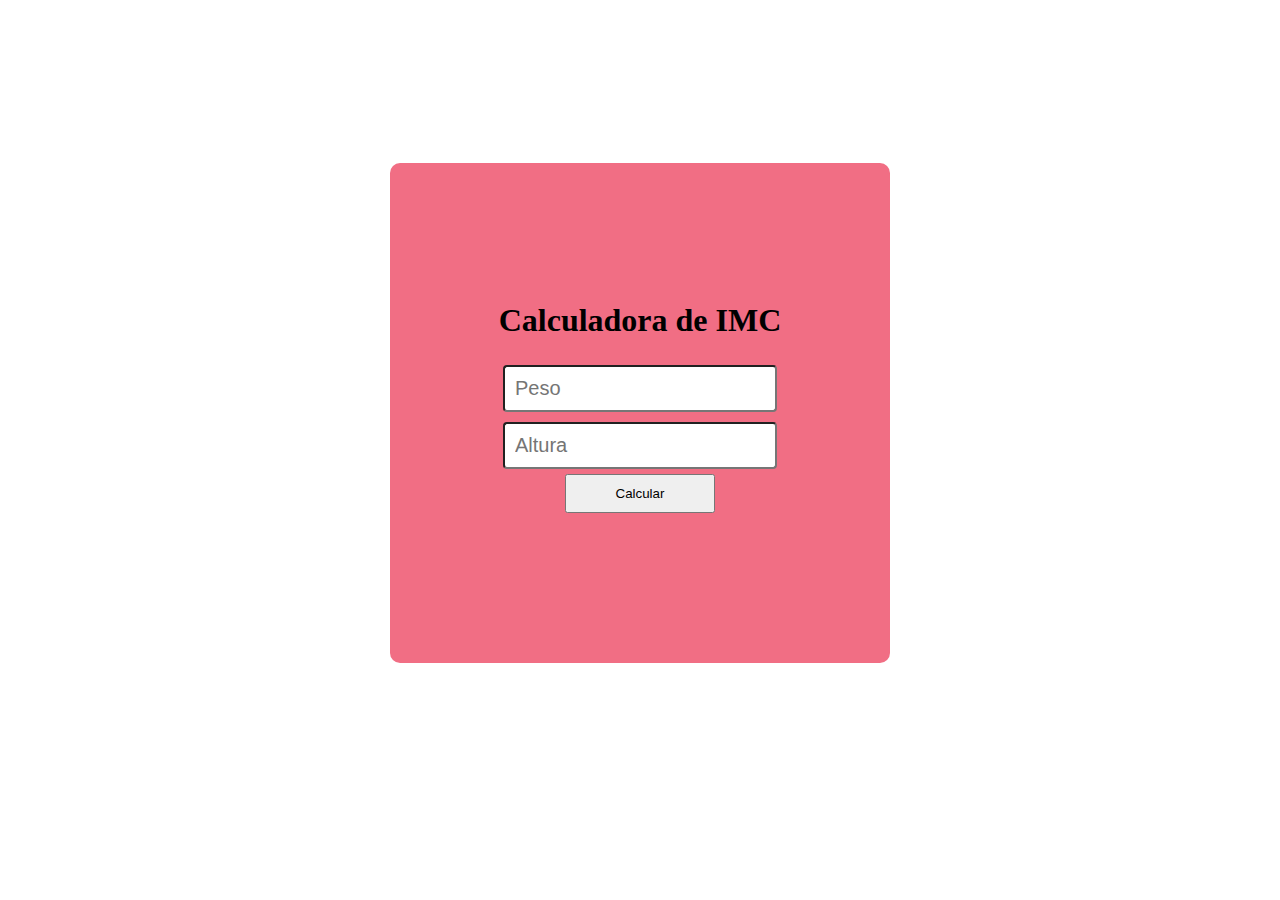
<file: assec/Calculadora_de_IMC/index.html>
<!DOCTYPE html>
<html lang="en">

<head>
    <meta charset="UTF-8">
    <meta name="viewport" content="width=device-width, initial-scale=1.0">
    <title>Calculadora de IMC</title>
    <!-- link de CSS -->
    <link rel="stylesheet" href="./style.css">
</head>

<body>
    <div id="container">
        <h1>Calculadora de IMC</h1>
        <input type="number" placeholder="Peso" id="peso">
        <input type="number" placeholder="Altura" id="altura">
        <button onclick="calcular()">Calcular</button>
        <p id="resultado"></p>
    </div>


    <!-- link do JAVASCRIPT -->
    <script src="./script.js"></script>
</body>

</html>
</file>
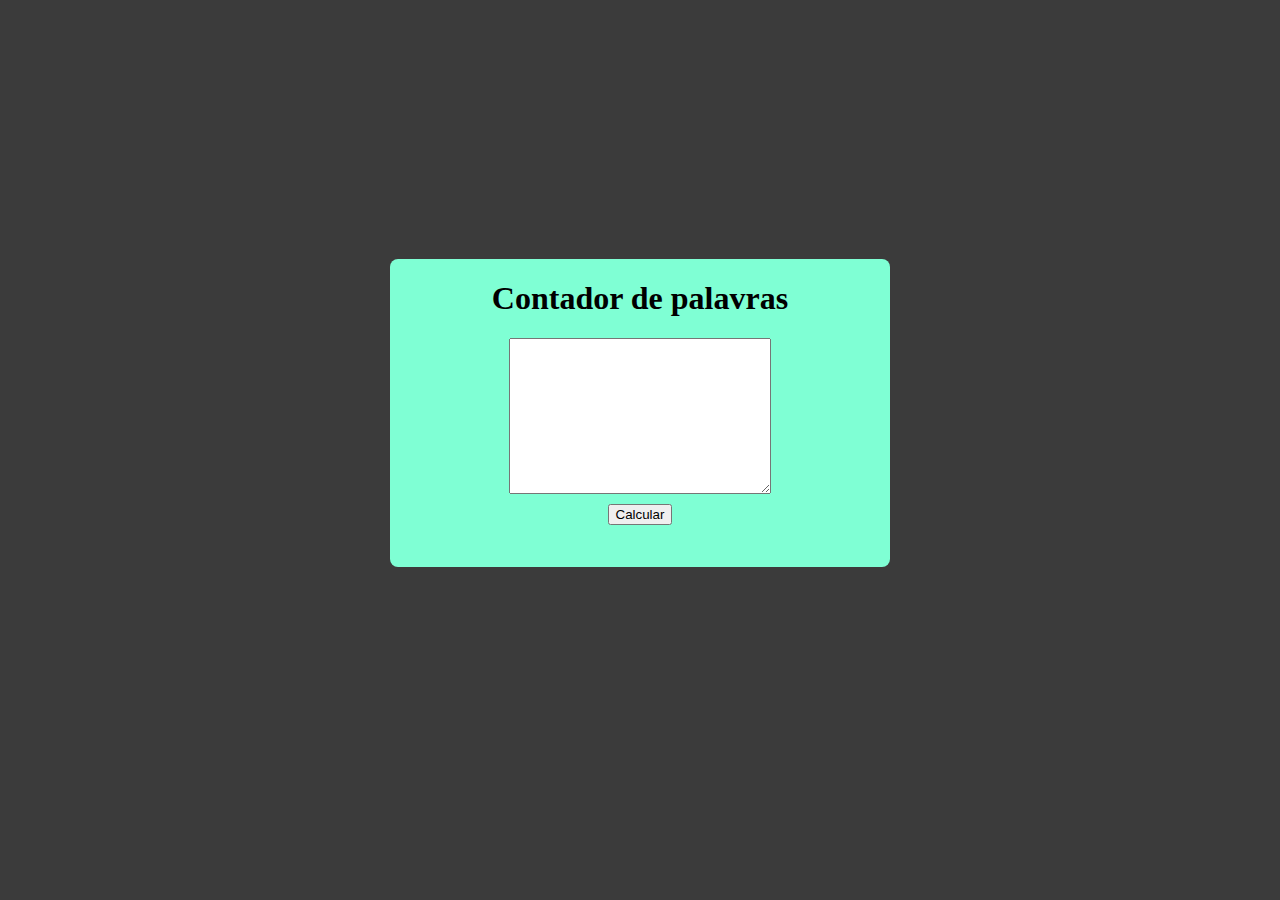
<file: assec/Contador_de_Palavras/index.html>
<!DOCTYPE html>
<html lang="en">
<head>
    <meta charset="UTF-8">
    <meta name="viewport" content="width=device-width, initial-scale=1.0">
    <link rel="stylesheet" href="./style.css">
    <title>Contador de palavras</title>
</head>
<body>

    <div id="container">
        <h1>Contador de palavras</h1>
        <textarea id="textarea" cols="30" rows="10"></textarea>
        <button onclick="calcular()">Calcular</button>
        <p id="resultado"></p>
    
    </div>



    <script src="./script.js"></script>
</body>
</html>
</file>
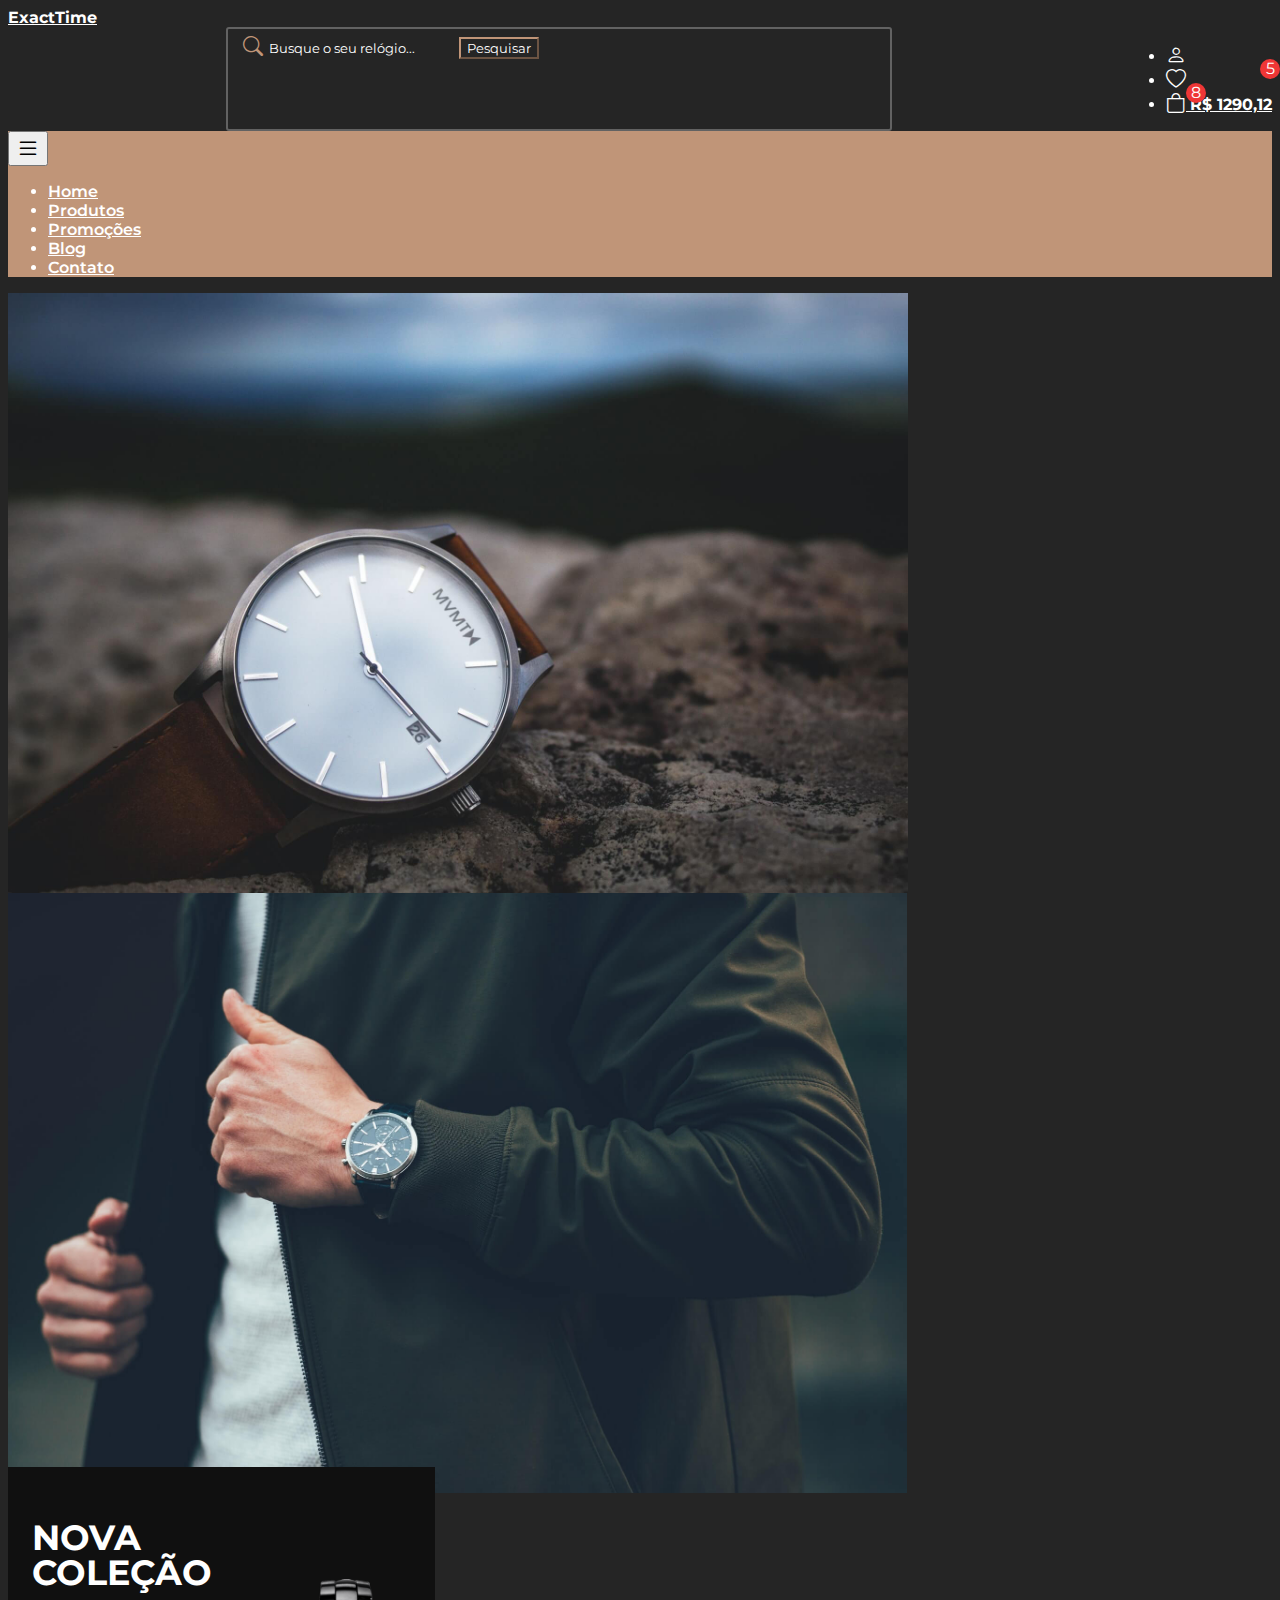
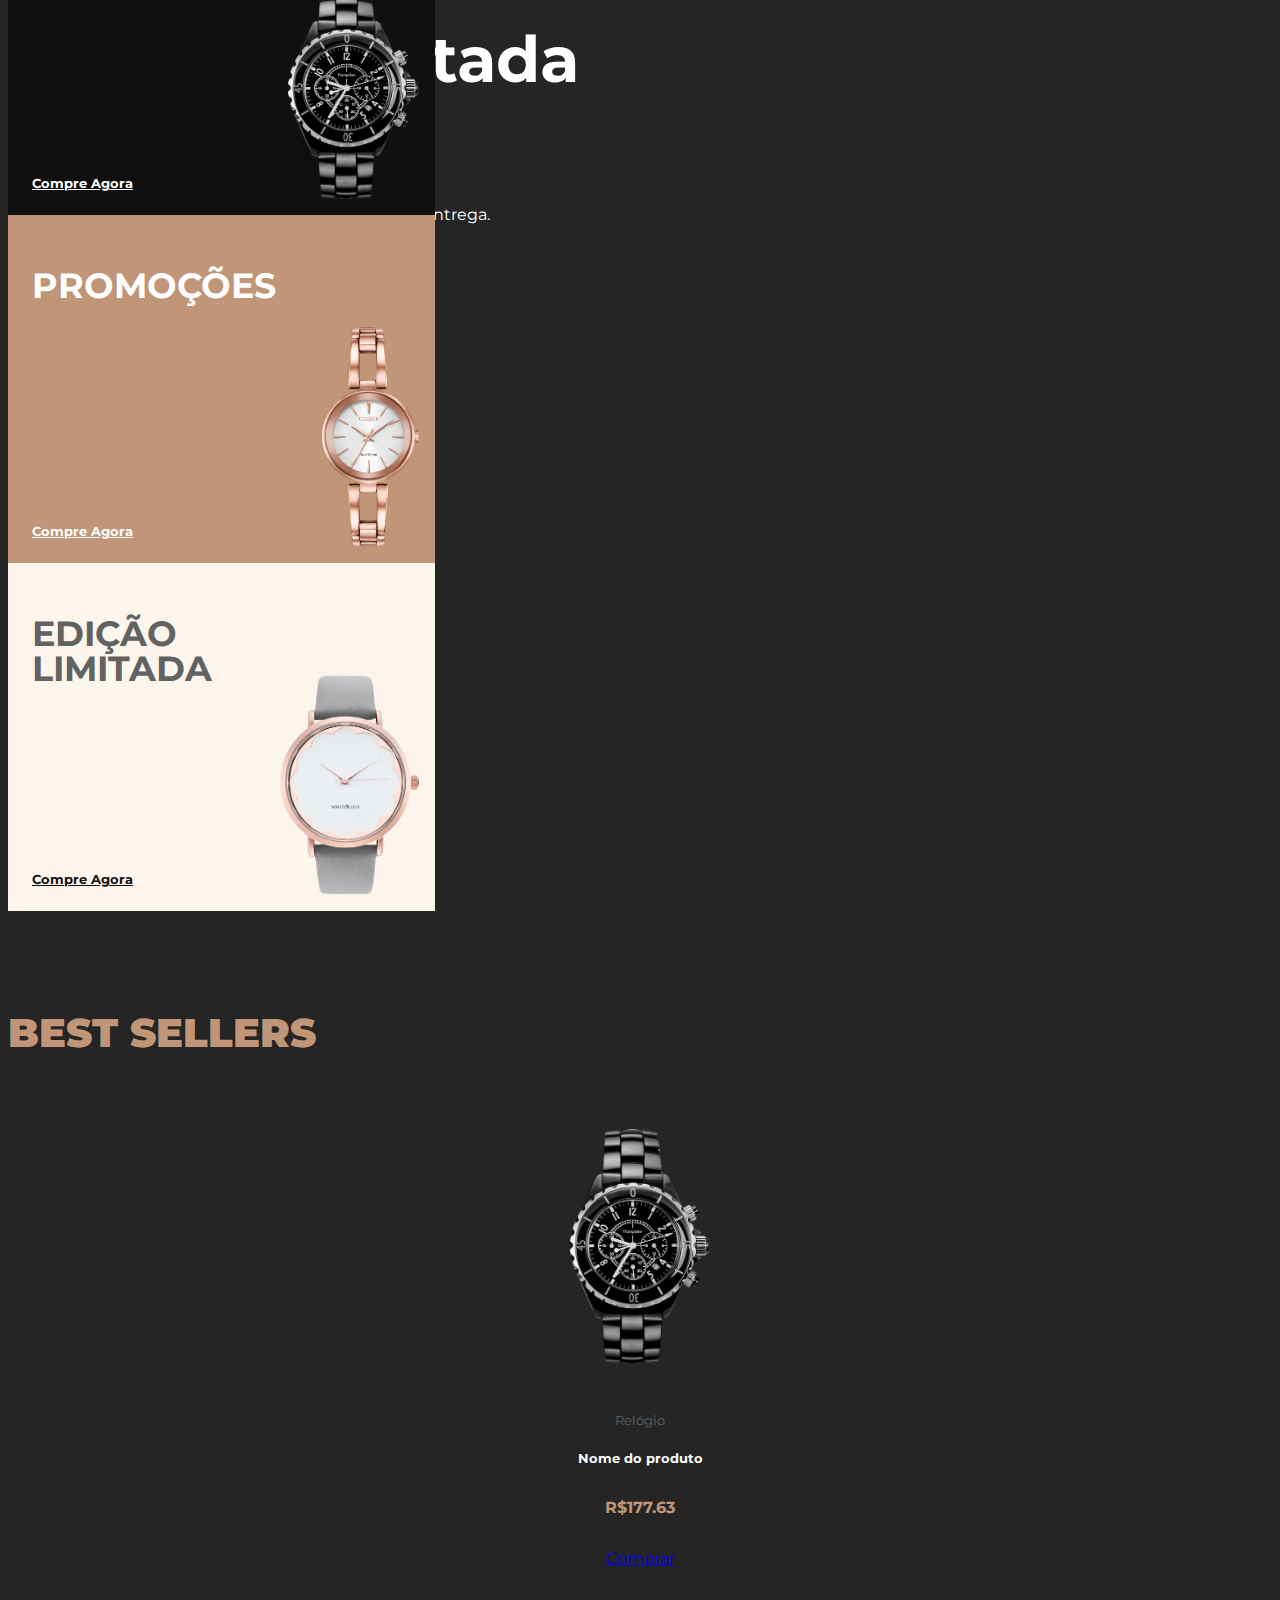
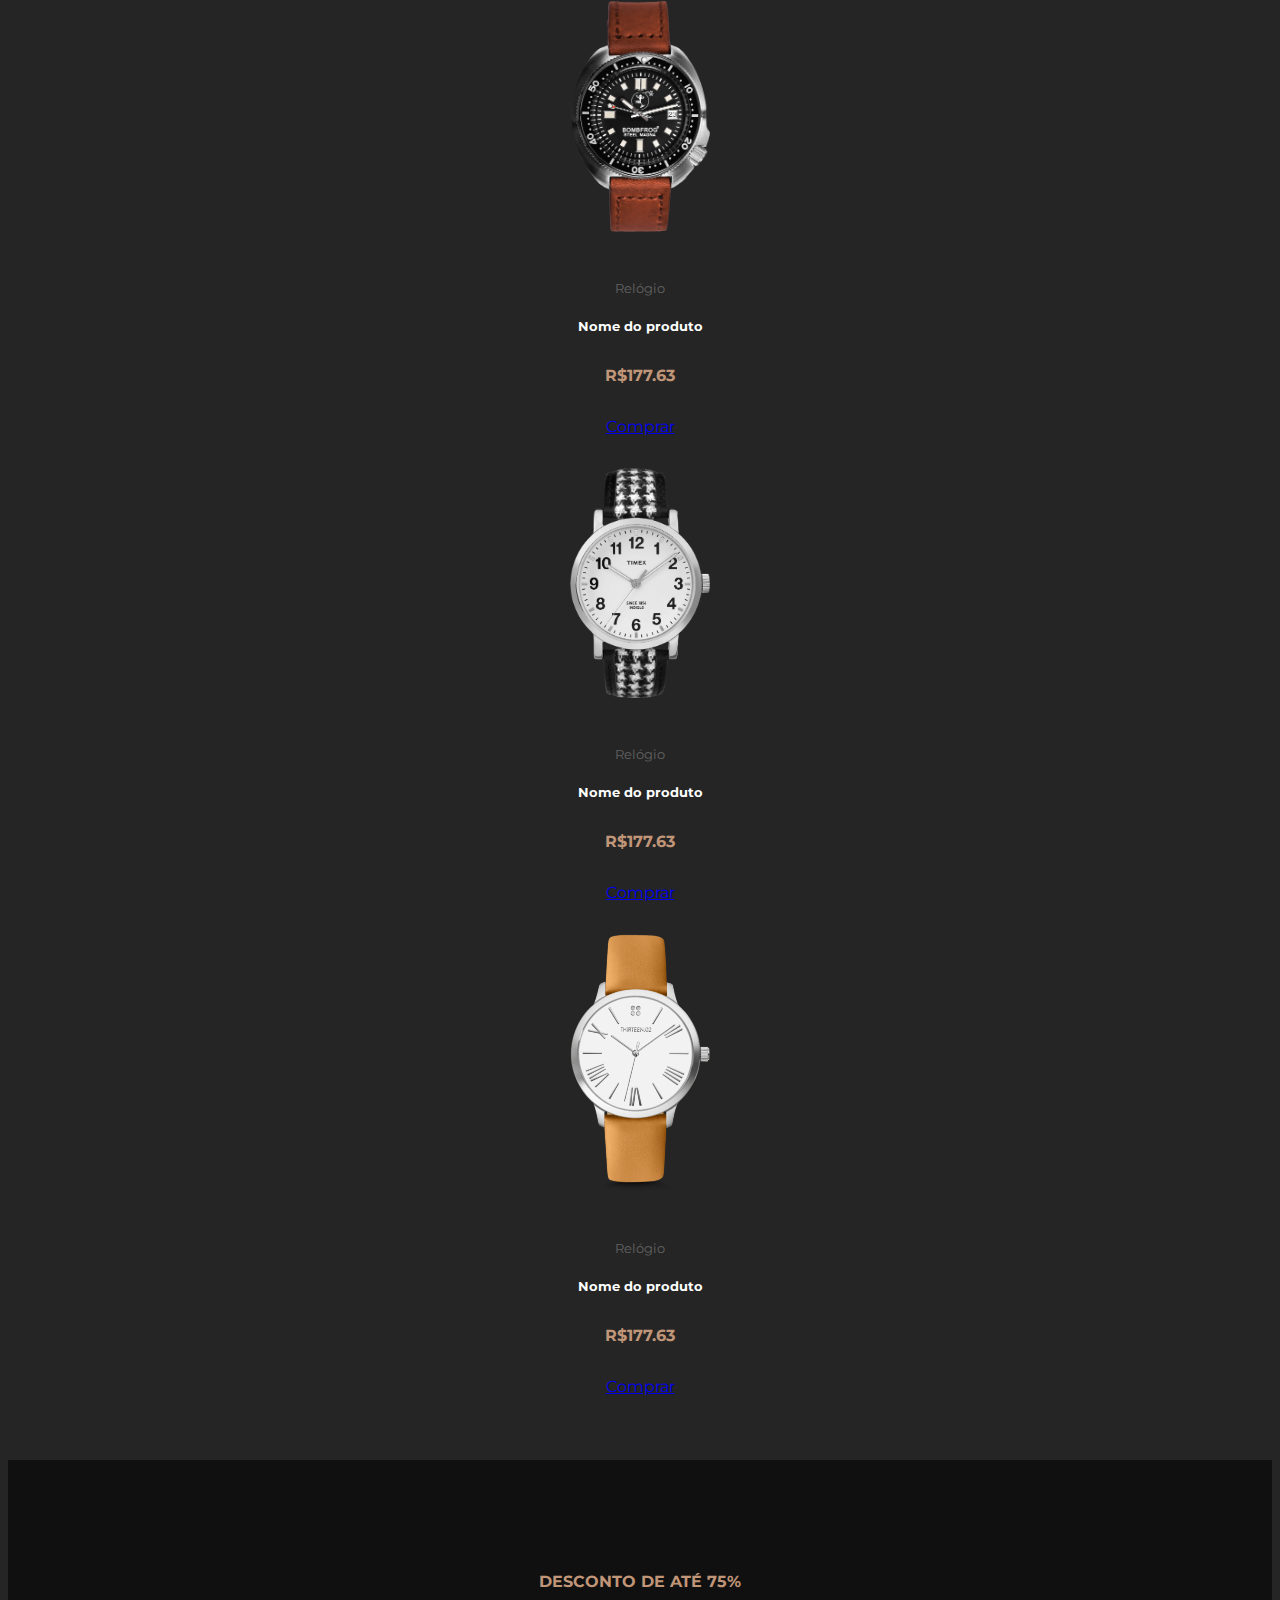
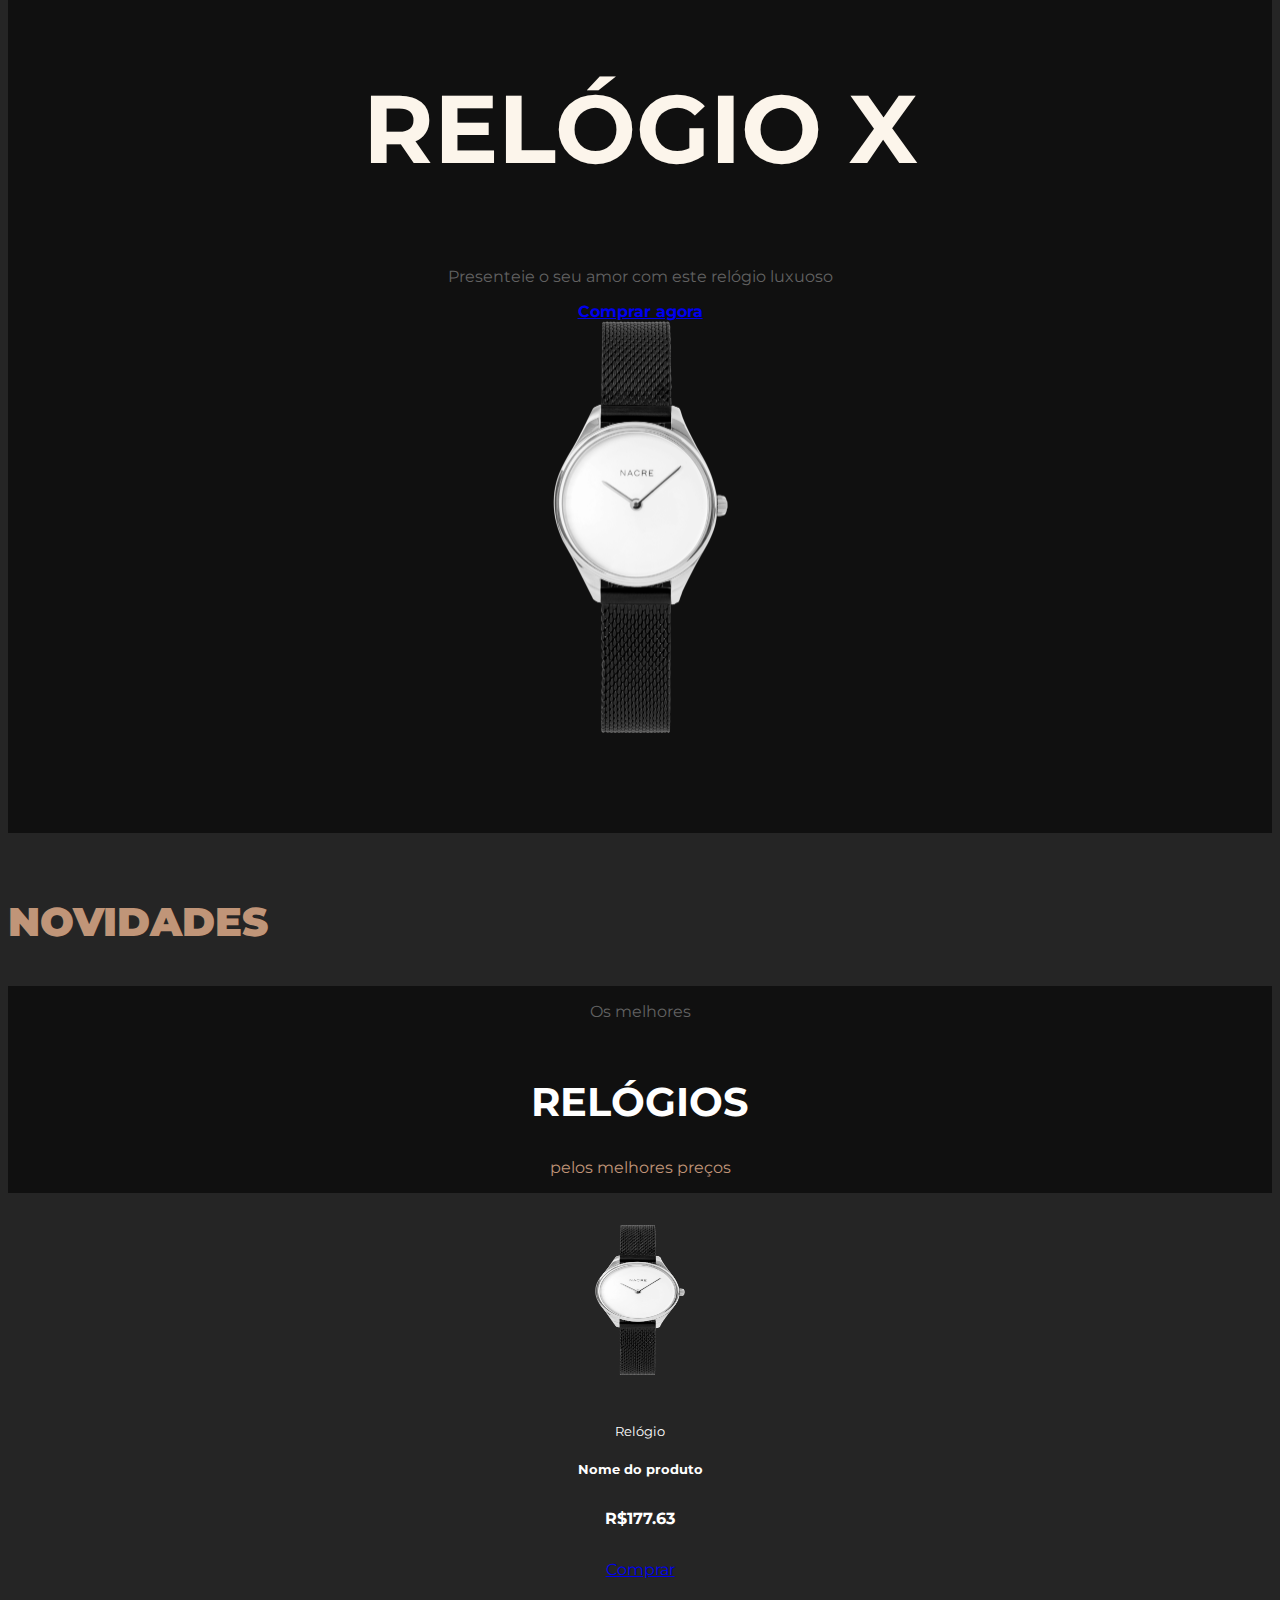
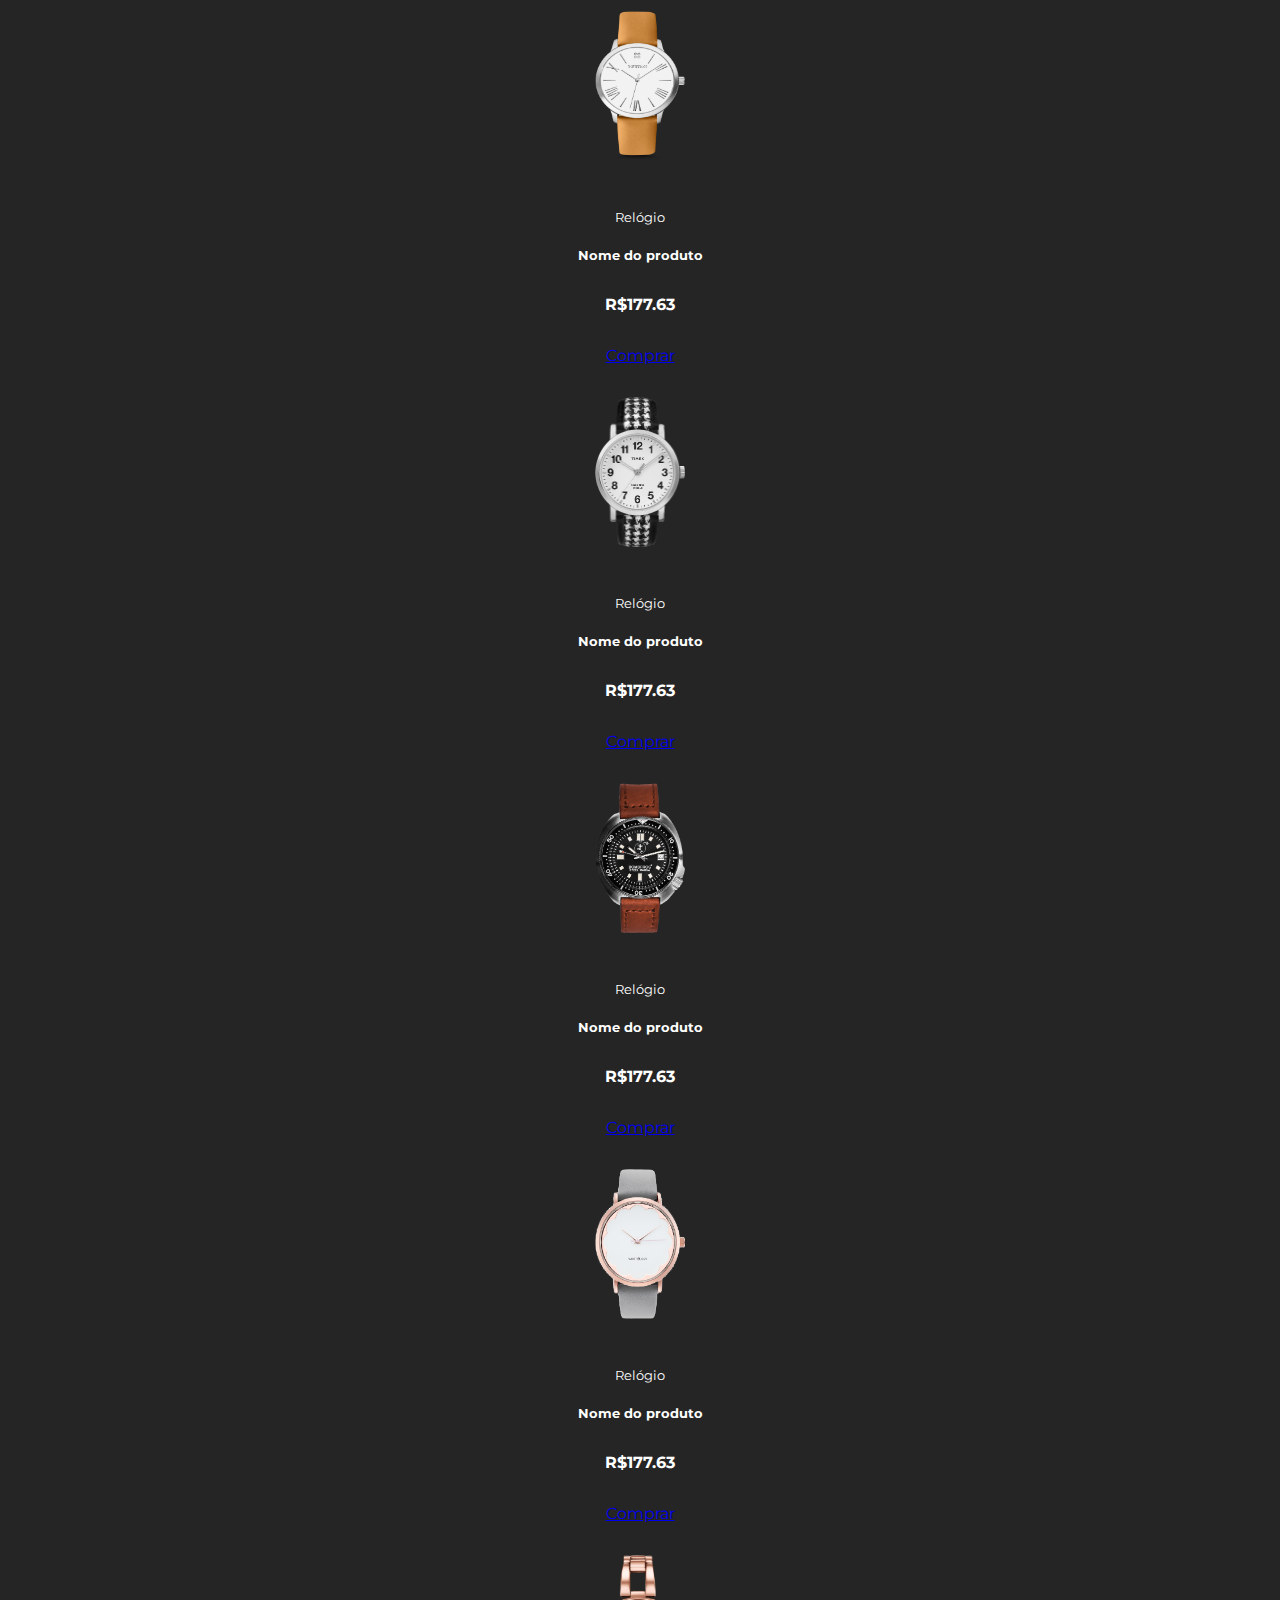
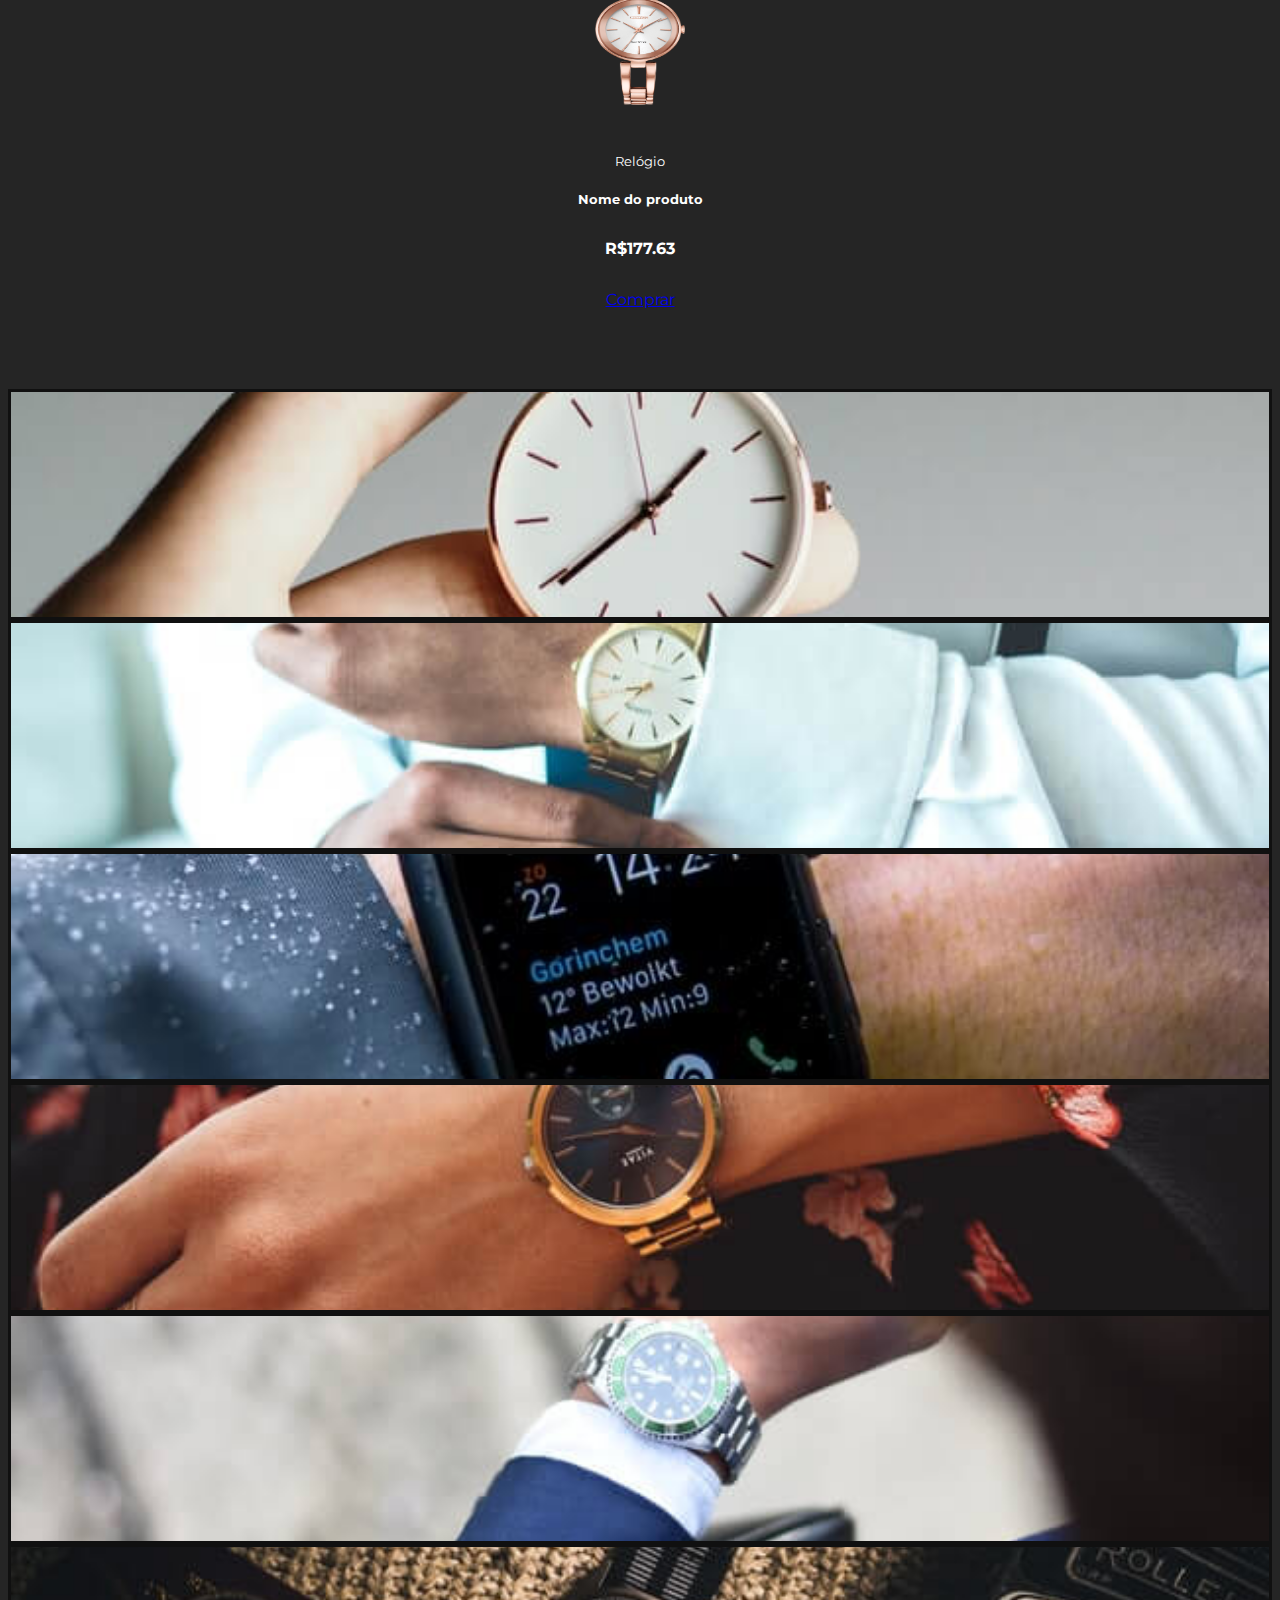
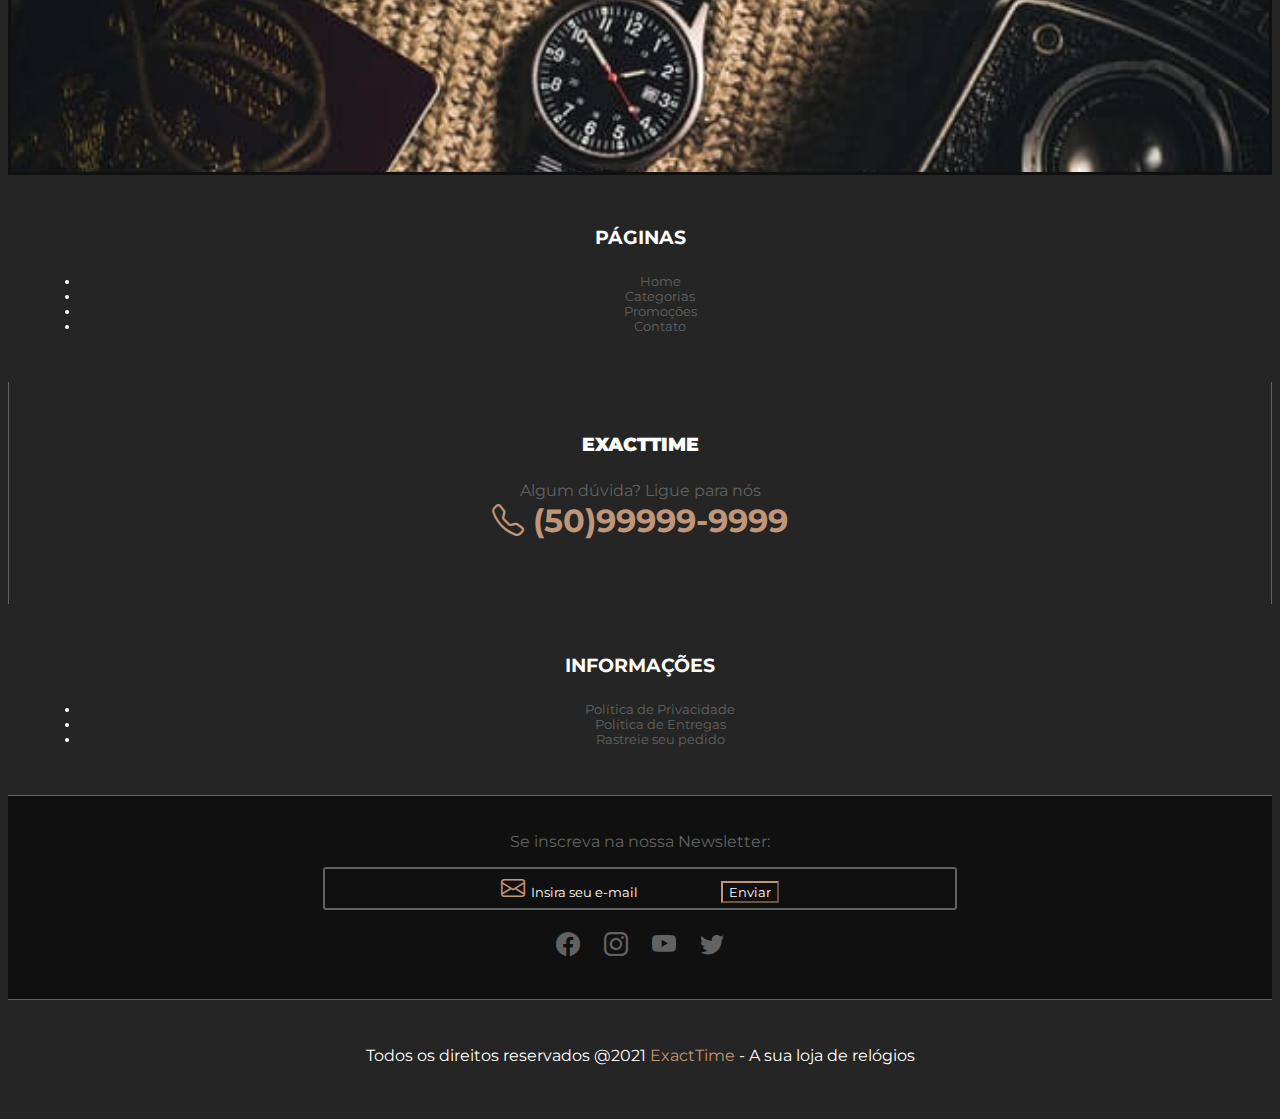
<file: assec/e-commerc/index.html>
<!DOCTYPE html>
<html lang="en">
<head>
  <meta charset="UTF-8">
  <meta http-equiv="X-UA-Compatible" content="IE=edge">
  <meta name="viewport" content="width=device-width, initial-scale=1.0">
  <!-- Fav icon -->
  <link rel="shortcut icon" href="img/favicon.ico" type="image/x-icon">
  <title>ExactTime</title>
  <!-- Google fonts -->
  <link rel="preconnect" href="https://fonts.googleapis.com">
  <link rel="preconnect" href="https://fonts.gstatic.com" crossorigin>
  <link href="https://fonts.googleapis.com/css2?family=Montserrat:ital,wght@0,100;0,200;0,300;0,400;0,500;0,600;0,700;0,800;0,900;1,100;1,200;1,300;1,400;1,500;1,600;1,700;1,800;1,900&display=swap" rel="stylesheet">
  <!-- Bootstrap -->
  <link href="https://cdn.jsdelivr.net/npm/bootstrap@5.0.1/dist/css/bootstrap.min.css" rel="stylesheet" integrity="sha384-+0n0xVW2eSR5OomGNYDnhzAbDsOXxcvSN1TPprVMTNDbiYZCxYbOOl7+AMvyTG2x" crossorigin="anonymous">
  <!-- Ícones -->
  <link rel="stylesheet" href="https://cdn.jsdelivr.net/npm/bootstrap-icons@1.5.0/font/bootstrap-icons.css">
  <!-- CSS -->
  <link rel="stylesheet" href="css/styles.css">
  <!-- Bootstrap JS -->
  <script src="https://cdn.jsdelivr.net/npm/bootstrap@5.0.2/dist/js/bootstrap.bundle.min.js" integrity="sha384-MrcW6ZMFYlzcLA8Nl+NtUVF0sA7MsXsP1UyJoMp4YLEuNSfAP+JcXn/tWtIaxVXM" crossorigin="anonymous"></script>
</head>
<body>
  <!-- NAVBAR -->
  <nav class="navbar navbar-expand-lg primary-bg-color py-4 px-2" id="navbar">
    <div class="container">
      <a class="navbar-brand" href="#">ExactTime</a>
      <div id="navbar-items">
        <div></div>
        <form class="d-flex" id="search-form">
          <i class="bi bi-search primary-color"></i>
          <input class="form-control me-2" type="search" placeholder="Busque o seu relógio..." aria-label="Search">
          <button class="btn secondary-bg-color" type="submit">Pesquisar</button>
        </form>
        <ul class="navbar-nav mb-2 mb-lg-0">
          <li class="nav-item">
            <a class="nav-link" href="#">
              <i class="bi bi-person"></i>
            </a>
          </li>
          <li class="nav-item">
            <a class="nav-link" href="#">
              <i class="bi bi-heart"></i>
            </a>
            <span class="qty-info">5</span>
          </li>
          <li class="nav-item" id="bag-item">
            <a class="nav-link" href="#">
              <i class="bi bi-bag"></i>
              <b>R$ 1290,12</b>
            </a>
            <span class="qty-info">8</span>
          </li>
        </ul>
      </div>
    </div>
  </nav>
  <nav class="navbar navbar-expand-lg secondary-bg-color p-2" id="bottom-navbar-container">
    <div class="container">
      <button class="navbar-toggler" type="button" data-bs-toggle="collapse" data-bs-target="#bottom-navbar" aria-controls="bottom-navbar" aria-expanded="false" aria-label="Toggle navigation">
        <i class="bi bi-list"></i>
      </button>
      <ul class="navbar-nav mb-2 mb-lg-0 collapse navbar-collapse" id="bottom-navbar">
        <li class="nav-item">
          <a class="nav-link" href="#">
            Home
          </a>
        </li>
        <li class="nav-item">
          <a class="nav-link" href="#">
            Produtos
          </a>
        </li>
        <li class="nav-item">
          <a class="nav-link" href="#">
            Promoções
          </a>
        </li>
        <li class="nav-item">
          <a class="nav-link" href="#">
            Blog
          </a>
        </li>
        <li class="nav-item">
          <a class="nav-link" href="#">
            Contato
          </a>
        </li>
      </ul>
    </div>
  </nav>
  <!-- FIM NAVBAR -->
  <!-- BANNERS -->
  <div class="container" id="banners-container">
    <div id="slider" class="carousel slide" data-bs-ride="carousel">
      <div class="carousel-inner">
        <div class="carousel-item active">
          <img src="img/banner1.jpg" class="d-block w-100 img-fluid" alt="...">
          <div class="carousel-caption primary-bg-color">
            <h5>Relógios de luxo</h5>
            <p>Para você estar pronto em qualquer situação.</p>
          </div>
        </div>
        <div class="carousel-item">
          <img src="img/banner3.jpg" class="d-block w-100 img-fluid" alt="...">
          <div class="carousel-caption primary-bg-color">
            <h5>Linha Importada</h5>
            <p>Conheça os melhores relógios suiços, com pronta entrega.</p>
          </div>
        </div>
      </div>
      <button class="carousel-control-prev" type="button" data-bs-target="#slider" data-bs-slide="prev">
        <span class="carousel-control-prev-icon" aria-hidden="true"></span>
        <span class="visually-hidden">Previous</span>
      </button>
      <button class="carousel-control-next" type="button" data-bs-target="#slider" data-bs-slide="next">
        <span class="carousel-control-next-icon" aria-hidden="true"></span>
        <span class="visually-hidden">Next</span>
      </button>
    </div>
    <!-- MINI BANNERS -->
    <div class="container" id="mini-banners">
      <div class="row justify-content-around">
        <div class="col-12 dark-bg-color" id="mini-banner-1">
          <h2>Nova Coleção</h2>
          <img src="img/relogio1.png" alt="Relógio 1">
          <a href="#">Compre Agora</a>
        </div>
        <div class="col-12 secondary-bg-color" id="mini-banner-2">
          <h2>Promoções</h2>
          <img src="img/relogio2.png" alt="Relógio 1">
          <a href="#">Compre Agora</a>
        </div>
        <div class="col-12 light-bg-color" id="mini-banner-3">
          <h2 class="secondary-color">Edição Limitada</h2>
          <a href="#">Compre Agora</a>
          <img src="img/relogio3.png" alt="Relógio 1">
        </div>
      </div>
    </div>
  </div>
  <!-- BEST SELLERS -->
  <div class="container" id="best-sellers">
    <h2 class="title primary-color">Best Sellers</h2>
    <div class="row">
      <div class="col-12 col-md-3">
        <div class="card primary-bg-color">
          <img src="img/relogio1.png" class="card-img-top img-fluid" alt="Relógio">
          <div class="card-body">
            <p class="card-category secondary-color">Relógio</p>
            <h5 class="card-title">Nome do produto</h5>
            <p class="card-text primary-color">R$177.63</p>
            <a href="#" class="btn btn-primary">Comprar</a>
          </div>
        </div>
      </div>
      <div class="col-12 col-md-3">
        <div class="card primary-bg-color">
          <img src="img/relogio4.png" class="card-img-top img-fluid" alt="Relógio">
          <div class="card-body">
            <p class="card-category secondary-color">Relógio</p>
            <h5 class="card-title">Nome do produto</h5>
            <p class="card-text primary-color">R$177.63</p>
            <a href="#" class="btn btn-primary">Comprar</a>
          </div>
        </div>
      </div>
      <div class="col-12 col-md-3">
        <div class="card primary-bg-color">
          <img src="img/relogio5.png" class="card-img-top img-fluid" alt="Relógio">
          <div class="card-body">
            <p class="card-category secondary-color">Relógio</p>
            <h5 class="card-title">Nome do produto</h5>
            <p class="card-text primary-color">R$177.63</p>
            <a href="#" class="btn btn-primary">Comprar</a>
          </div>
        </div>
      </div>
      <div class="col-12 col-md-3">
        <div class="card primary-bg-color">
          <img src="img/relogio6.png" class="card-img-top img-fluid" alt="Relógio">
          <div class="card-body">
            <p class="card-category secondary-color">Relógio</p>
            <h5 class="card-title">Nome do produto</h5>
            <p class="card-text primary-color">R$177.63</p>
            <a href="#" class="btn btn-primary">Comprar</a>
          </div>
        </div>
      </div>
    </div>
  </div>
  <!-- BANNER DESTAQUE -->
  <div class="container-fluid" id="bottom-banner">
    <div class="row">
      <div class="col-12 col-md-8">
        <p class="primary-color offer-subtitle">Desconto de até 75%</p>
        <h2 class="light-color">Relógio X</h2>
        <p class="secondary-color">Presenteie o seu amor com este relógio luxuoso</p>
        <a href="#" class="btn btn-primary">Comprar agora</a>
      </div>
      <div class="col-12 col-md-4">
        <img src="img/relogio7.png" alt="Relógio 7">
      </div>
    </div>
  </div>
  <!-- PRODUTOS NOVOS -->
  <div class="container" id="new-products">
    <h2 class="title primary-color">Novidades</h2>
    <div class="row">
      <div class="col-12 col-md-3 d-none d-md-flex" id="new-products-banner">
        <p class="secondary-color">Os melhores</p>
        <h3>Relógios</h3>
        <p class="primary-color">pelos melhores preços</p>
      </div>
      <div class="col-12 col-md-9">
        <div class="row">
          <div class="col-12 col-md-4">
            <div class="card primary-bg-color">
              <img src="img/relogio7.png" class="card-img-top img-fluid" alt="Relógio">
              <div class="card-body">
                <p class="card-category">Relógio</p>
                <h5 class="card-title">Nome do produto</h5>
                <p class="card-text">R$177.63</p>
                <a href="#" class="btn btn-primary">Comprar</a>
              </div>
            </div>
          </div>
          <div class="col-12 col-md-4">
            <div class="card primary-bg-color">
              <img src="img/relogio6.png" class="card-img-top img-fluid" alt="Relógio">
              <div class="card-body">
                <p class="card-category">Relógio</p>
                <h5 class="card-title">Nome do produto</h5>
                <p class="card-text">R$177.63</p>
                <a href="#" class="btn btn-primary">Comprar</a>
              </div>
            </div>
          </div>
          <div class="col-12 col-md-4">
            <div class="card primary-bg-color">
              <img src="img/relogio5.png" class="card-img-top img-fluid" alt="Relógio">
              <div class="card-body">
                <p class="card-category">Relógio</p>
                <h5 class="card-title">Nome do produto</h5>
                <p class="card-text">R$177.63</p>
                <a href="#" class="btn btn-primary">Comprar</a>
              </div>
            </div>
          </div>
          <div class="col-12 col-md-4">
            <div class="card primary-bg-color">
              <img src="img/relogio4.png" class="card-img-top img-fluid" alt="Relógio">
              <div class="card-body">
                <p class="card-category">Relógio</p>
                <h5 class="card-title">Nome do produto</h5>
                <p class="card-text">R$177.63</p>
                <a href="#" class="btn btn-primary">Comprar</a>
              </div>
            </div>
          </div>
          <div class="col-12 col-md-4">
            <div class="card primary-bg-color">
              <img src="img/relogio3.png" class="card-img-top img-fluid" alt="Relógio">
              <div class="card-body">
                <p class="card-category">Relógio</p>
                <h5 class="card-title">Nome do produto</h5>
                <p class="card-text">R$177.63</p>
                <a href="#" class="btn btn-primary">Comprar</a>
              </div>
            </div>
          </div>
          <div class="col-12 col-md-4">
            <div class="card primary-bg-color">
              <img src="img/relogio2.png" class="card-img-top img-fluid" alt="Relógio">
              <div class="card-body">
                <p class="card-category">Relógio</p>
                <h5 class="card-title">Nome do produto</h5>
                <p class="card-text">R$177.63</p>
                <a href="#" class="btn btn-primary">Comprar</a>
              </div>
            </div>
          </div>
        </div>
      </div>
    </div>
  </div>
  <!-- GALLERY -->
  <div class="container-fluid" id="gallery">
    <div class="row">
      <div class="col-6 col-md-2 image-container" id="insta1">
      </div>
      <div class="col-6 col-md-2 image-container" id="insta2">
      </div>
      <div class="col-6 col-md-2 image-container" id="insta3">
      </div>
      <div class="col-6 col-md-2 image-container" id="insta4">
      </div>
      <div class="col-6 col-md-2 image-container" id="insta5">
      </div>
      <div class="col-6 col-md-2 image-container" id="insta6">
      </div>
    </div>
  </div>
  <!-- FOOTER -->
  <footer id="footer">
    <div class="container-fluid" id="footer-links-container">
      <div class="row">
        <div class="col-12 col-md-4 footer-column">
          <h3>Páginas</h3>
          <ul class="list-unstyled">
            <li class="mb-2"><a href="#" class="secondary-color">Home</a></li>
            <li class="mb-2"><a href="#" class="secondary-color">Categorias</a></li>
            <li class="mb-2"><a href="#" class="secondary-color">Promoções</a></li>
            <li class="mb-2"><a href="#" class="secondary-color">Contato</a></li>
          </ul>
        </div>
        <div class="col-12 col-md-4 footer-column" id="footer-center">
          <h3>ExactTime</h3>
          <p class="secondary-color">Algum dúvida? Ligue para nós</p>
          <p class="store-phone"><i class="bi bi-telephone"></i> (50)99999-9999</p>
        </div>
        <div class="col-12 col-md-4 footer-column">
          <h3>Informações</h3>
          <ul class="list-unstyled">
            <li class="mb-2"><a href="#" class="secondary-color">Política de Privacidade</a></li>
            <li class="mb-2"><a href="#" class="secondary-color">Política de Entregas</a></li>
            <li class="mb-2"><a href="#" class="secondary-color">Rastreie seu pedido</a></li>
          </ul>
        </div>
      </div>
    </div>
    <div class="container-fluid" id="newsletter-container">
      <div class="col-12">
        <div class="row">
          <p class="secondary-color">Se inscreva na nossa Newsletter:</p>
          <form class="d-flex" id="news-form">
            <i class="bi bi-envelope primary-color"></i>
            <input class="form-control me-2" placeholder="Insira seu e-mail">
            <button class="btn secondary-bg-color" type="submit">Enviar</button>
          </form>
        </div>
      </div>
      <div class="col-12" id="social-container">
        <i class="bi bi-facebook"></i>
        <i class="bi bi-instagram"></i>
        <i class="bi bi-youtube"></i>
        <i class="bi bi-twitter"></i>
      </div>
    </div>
    <div class="container" id="copy-container">
      <p>Todos os direitos reservados @2021 <span class="primary-color">ExactTime</span> - A sua loja de relógios</p>
    </div>
  </footer>
</body>
</html>
</file>
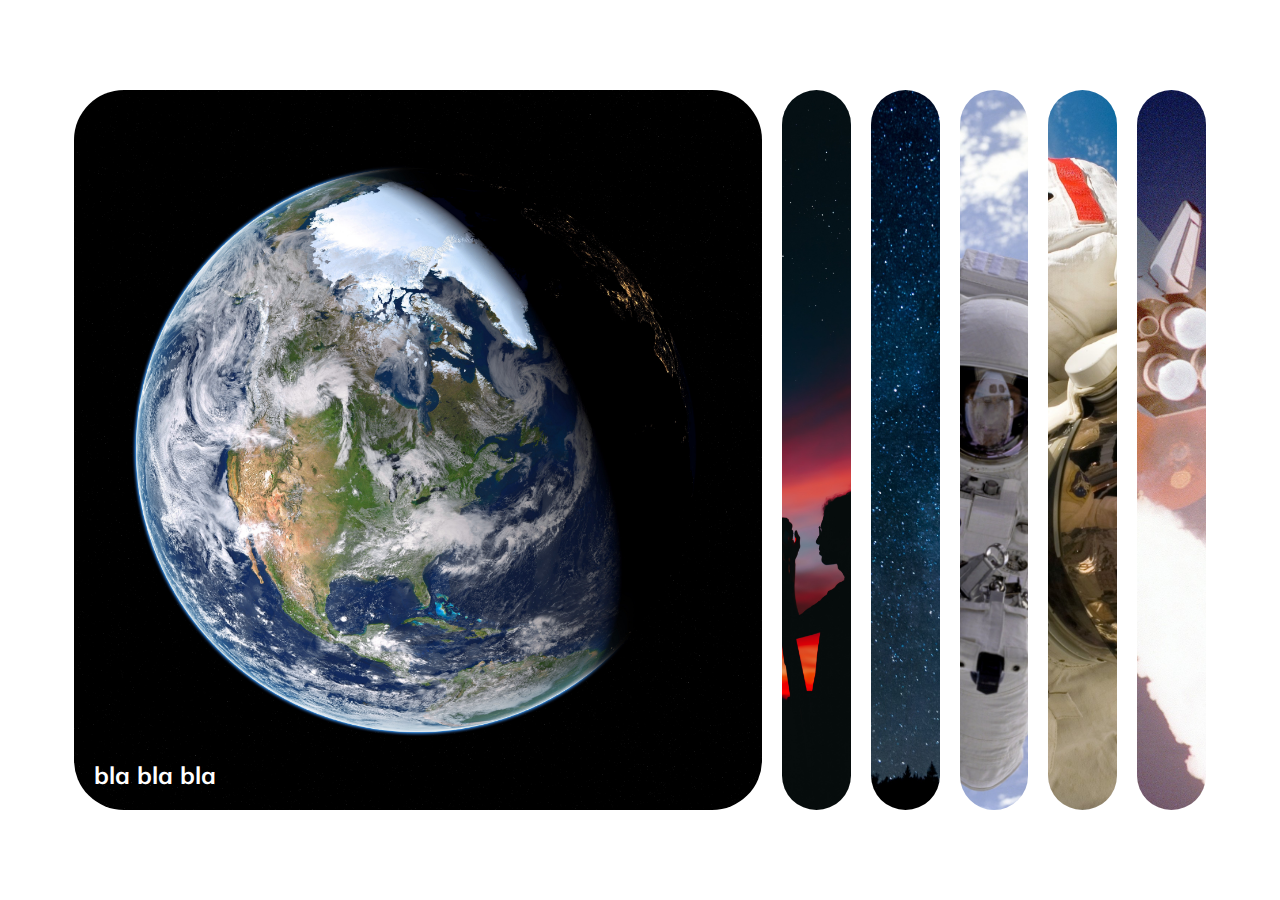
<file: assec/Expanding_Cards/index.html>
<!DOCTYPE html>
<html lang="en">
<head>
    <meta charset="UTF-8">
    <meta name="viewport" content="width=device-width, initial-scale=1.0">
    <link rel="stylesheet" href="./style.css"> 
    <title>Expading Cards</title>
</head>
<body>
    <img href="./img/img (1).jpg">
    <div class="container">
        <div class="panel active" style="background-image: url('./img/img\ \(1\).jpg');">
            <h3>bla bla bla</h3>
        </div>
        <div class="panel" style="background-image: url('./img/img\ \(2\).jpg');">
            <h3>bla bla bla</h3>
        </div>
        <div class="panel" style="background-image: url('./img/img\ \(3\).jpg');">
            <h3>bla bla bla</h3>
        </div>
        <div class="panel" style="background-image: url('./img/img\ \(4\).jpg');">
            <h3>bla bla bla</h3>
        </div>
        <div class="panel" style="background-image: url('./img/img\ \(5\).jpg');">
            <h3>bla bla bla</h3>
        </div>
        <div class="panel" style="background-image: url('./img/img\ \(6\).jpg');">
            <h3>bla bla bla</h3>
        </div>


    </div>

    <script src="./script.js" ></script>
</body>
</html>
</file>
<file: assec/Calculadora_de_IMC/style.css>
body{
    display: flex;
    justify-content: center;
    align-items: center;
    height:90vh;
}

#container{
    display:flex;
    flex-direction: column;
    justify-content: center;
    align-items: center;
    background-color: rgb(241, 110, 132) ;
    width: 500px;
    height:500px;
    border-radius: 10px;
}

input{
    width: 250px;
    padding: 10px;
    font-size: 20px;
    margin: 5px;
    border-radius:4px;
}

button{
    padding:10px;
    width: 150px;
}
</file>
<file: assec/Contador_de_Palavras/style.css>
body{
    background-color: #3b3b3b;
    display : flex;
    align-items: center;
    justify-content: center;
    height: 90vh;
}

#container{
    background-color: aquamarine;
    display: flex;
    flex-direction: column;
    justify-content: center;
    width: 500px;
    align-items: center;
    border-radius: 8px;
}

button {
    margin: 10px;
}
</file>
<file: assec/e-commerc/css/styles.css>
* {
  font-family: 'Montserrat', sans-serif;
}

body {
  background-color: #252525;
  color: #FFF;
}

.primary-bg-color {
  background-color: #252525;
}

.secondary-bg-color {
  background-color: #C09578;
}

.light-bg-color {
  background-color: #FCF5EB
}

.dark-bg-color {
  background-color: #101010;
}

.primary-color {
  color: #C09578;
}

.secondary-color {
  color: #626262;
}

.light-color {
  color: #FCF5EB
}

/* NAVBAR */
#navbar .navbar-nav {
  flex-direction: row;
  justify-content: flex-end;
}

#navbar .navbar-nav li {
  margin-left: 1em;
}

#navbar a,
#navbar button {
  color: #FFF;
}

#navbar li {
  position: relative;
}

#navbar i {
  font-size: 20px;
}

#navbar span {
  position: absolute;
  top: -8px;
  right: -8px;
  width: 20px;
  height: 20px;
  border-radius: 50%;
  background-color: #EF3636;
  text-align: center;
}

#bag-item span {
  left: 20px;
}

.navbar-brand {
  font-weight: 700;
  width: 100%;
  text-align: center;
}

@media(min-width: 768px) {
  .navbar-brand {
    text-align: left;
  }
}

#navbar-items {
  justify-content: space-between;
}

@media(min-width: 768px) {
  #navbar-items {
    display: flex;
    min-width: 80%;
  }
}

#search-form,
#news-form {
  width: 100%;
  margin: 2em 0;
}

@media(min-width: 768px) {
  #search-form,
  #news-form {
    width: 50%;
    margin: 0;
  }
}

#search-form,
#news-form {
  border: 2px solid #626262;
  border-radius: 3px;
  padding: 5px 15px;
}

#search-form input,
#news-form input {
  background-color: transparent;
  border: none;
  color: #FFF;
}

#search-form input:focus,
#news-form input:focus {
  box-shadow: none;
}

#search-form input::placeholder,
#news-form input::placeholder {
  color: #FFF;
}

/* BOTTOM NAVBAR */
#bottom-navbar-container .container {
  justify-content: flex-end;
}

#bottom-navbar-container a {
  color: #FFF;
  font-weight: 600;
}

.navbar-toggler {
  font-size: 1.5em;
}

/* BANNERS */
#banners-container {
  padding: 0;
}

.carousel-caption {
  bottom: 5em;
  padding: 1em;
  left: 12%;
  right: 12%;
}

.carousel-caption h5 {
  font-size: 1.8em;
}

@media(min-width: 768px) {
  #slider .carousel-item,
  #slider img {
    height: 600px;
  }

  .carousel-caption {
    left: 23%;
    right: 23%;
  }

  .carousel-caption h5 {
    font-size: 4em;
  }
}

/* MINI BANNERS */
#mini-banners {
  margin-top: -3em;
  z-index: 10;
}

#mini-banners .col-12 {
  z-index: 1;
  height: 300px;
  padding: 1.5em;
  position: relative;
  display: flex;
  flex-direction: column;
  justify-content: space-between;
}

@media(min-width: 768px) {
  #mini-banners .col-12 {
    max-width: 30%;
  }
}

#mini-banners .col-12 h2 {
  text-transform: uppercase;
  max-width: 50px;
  font-size: 2.2em;
  font-weight: 700;
  line-height: 1em;
}

#mini-banners .col-12 img {
  height: 220px;
  position: absolute;
  right: 1rem;
  bottom: 1rem;
}

#mini-banners .col-12 a {
  font-weight: bold;
  color: #FFF;
  font-size: .8rem;
  transition: .5s;
}

#mini-banners .col-12 a:hover {
  color: #101010;
}

#mini-banners #mini-banner-1 a:hover {
  color: #C09578;
}

#mini-banners #mini-banner-3 a {
  color: #101010;
}

#mini-banners #mini-banner-3 a:hover {
  color: #C09578;
}

/* BEST SELLERS */
#best-sellers {
  padding: 4em 0;
}

#best-sellers .row {
  margin: 0;
}

#best-sellers .col-md-3 {
  padding: 0;
}

.title {
  text-transform: uppercase;
  font-weight: 900;
  font-size: 2.5em;
  margin-bottom: 1em;
  text-align: center;
}

@media(min-width: 768px) {
  .title {
    text-align: left;
  }
}

.card {
  text-align: center;
  border-radius: 0;
}

.card img {
  width: 140px;
  margin: 2em auto;
}

.card .card-category {
  font-size: .8rem;
}

.card .card-text {
  margin: 2em 0;
  font-weight: bold;
}

.btn {
  background-color: transparent;
  border-color: #C09578;
}

.btn:hover {
  background-color: #C09578;
  border-color: #C09578;
}

/* BOTTOM BANNER */
#bottom-banner {
  background-color: #101010; 
  padding: 6em;
  margin-bottom: 4em;
  text-align: center;
}

#bottom-banner .offer-subtitle,
#bottom-banner h2 {
  text-transform: uppercase;
  font-weight: bold;
}

#bottom-banner .btn {
  margin: 2em;
  font-weight: bold;
  padding: 1em;
}

#bottom-banner img {
  max-width: 175px;
}

@media(min-width: 768px) {
  #bottom-banner h2 {
    font-size: 6em;
  }
}

/* NEW PRODUCTS */

#new-products {
  margin-bottom: 5rem;
}

#new-products-banner {
  display: flex;
  flex-direction: column;
  justify-content: center;
  align-items: center;
  background-color: #101010;
}

#new-products-banner h3 {
  text-transform: uppercase;
  font-weight: bold;
  margin-bottom: 1rem;
  font-size: 2.5rem;
}

#new-products .col-md-4 {
  padding: 0;
}

#new-products .card img {
  height: 150px;
  width: 90px;
  margin: 2em auto;
}

/* GALLERY */
#gallery .image-container {
  background-size: cover;
  background-position: center;
  height: 225px;
  cursor: pointer;
  transition: .5s;
  border: 3px solid #101010;
}

#gallery .image-container:hover {
  border-color: #C09578;
}

#insta1 {
  background-image: url('../img/insta1.jpg');
}

#insta2 {
  background-image: url('../img/insta2.jpg');
}

#insta3 {
  background-image: url('../img/insta3.jpg');
}

#insta4 {
  background-image: url('../img/insta4.jpg');
}

#insta5 {
  background-image: url('../img/insta5.jpg');
}

#insta6 {
  background-image: url('../img/insta6.jpg');
}

/* FOOTER */
#footer-links-container {
  border-bottom: 1px solid #626262;
}

#footer .footer-column {
  padding: 2em;
  flex-direction: column;
  align-items: center;
  justify-content: center;
  text-align: center;
}

@media(mn-width: 795px) {
  #footer .footer-column {
    padding: 5em 2em;
  }
}

#footer-links-container h3 {
  margin-bottom: 25px;
  text-transform: uppercase;
}

#footer-links-container li {
  font-size: .8em;
  text-align: center;
}

@media(mn-width: 795px) {
  #footer-links-container li {
    text-align: left;
  }
}

#footer-links-container li a {
  text-decoration: none;
}

#footer-links-container li a:hover {
  color: #C09578;
}

#footer-center {
  border-left: 1px solid #626262;
  border-right: 1px solid #626262;
}

#footer-center h3 {
  font-weight: 900;
}

#footer-center .store-phone {
  color: #C09578;
  font-weight: bold;
  font-size: 2rem;
  margin-top: -15px;
}

/* NEWS */
#newsletter-container {
  background-color: #101010;
  border-bottom: 1px solid #626262;
  text-align: center;
  padding: 20px;
}

#news-form {
  max-width: 600px;
  margin: 15px auto;
}

#news-form i {
  font-size: 1.5em;
}

#news-form .btn {
  color: #FFF;
}

#social-container {
  margin: 20px auto;
}

#social-container i {
  font-size: 1.5em;
  margin: 10px;
  cursor: pointer;
  color: #626262;
  transition: .3s;
}

#social-container i:hover {
  color: #C09578;
}

/* COPY */
#copy-container {
  text-align: center;
  padding: 30px;
}
</file>
<file: assec/Expanding_Cards/style.css>
@import url('https://fonts.googleapis.com/css2?family=Muli:ital@0;1&display=swap');

*{
    box-sizing: border-box;
}


body {
    font-family: 'Muli', sans-serif;
    display : flex;
    align-items: center;
    justify-content: center;
    height: 100vh;
    overflow: hidden;
    margin: 0;
}

.container{
    display : flex;
    width: 90vw;
}

.panel{
    background-size: auto 100%;
    background-position: center;
    background-repeat: no-repeat;
    height:80vh;
    border-radius:50px;
    color: #fff;
    cursor: pointer;
    flex: 0.5;
    margin: 10px;
    position:relative;
    transition: flex 0.7s ease-in;
}

.panel h3{
    font-size: 24px;
    position:absolute;
    bottom:20px;
    left:20px;
    margin:0;
    opacity: 0;
}

.panel.active{
    flex: 5;
}
.panel.active h3{
    opacity:1;
}


@media(max-width:480px){
    .container{
        width:100vw;
    }

    .panel:nth-of-type(4),
    .panel:nth-of-type(5){
        display: none;
    }
}
</file>
